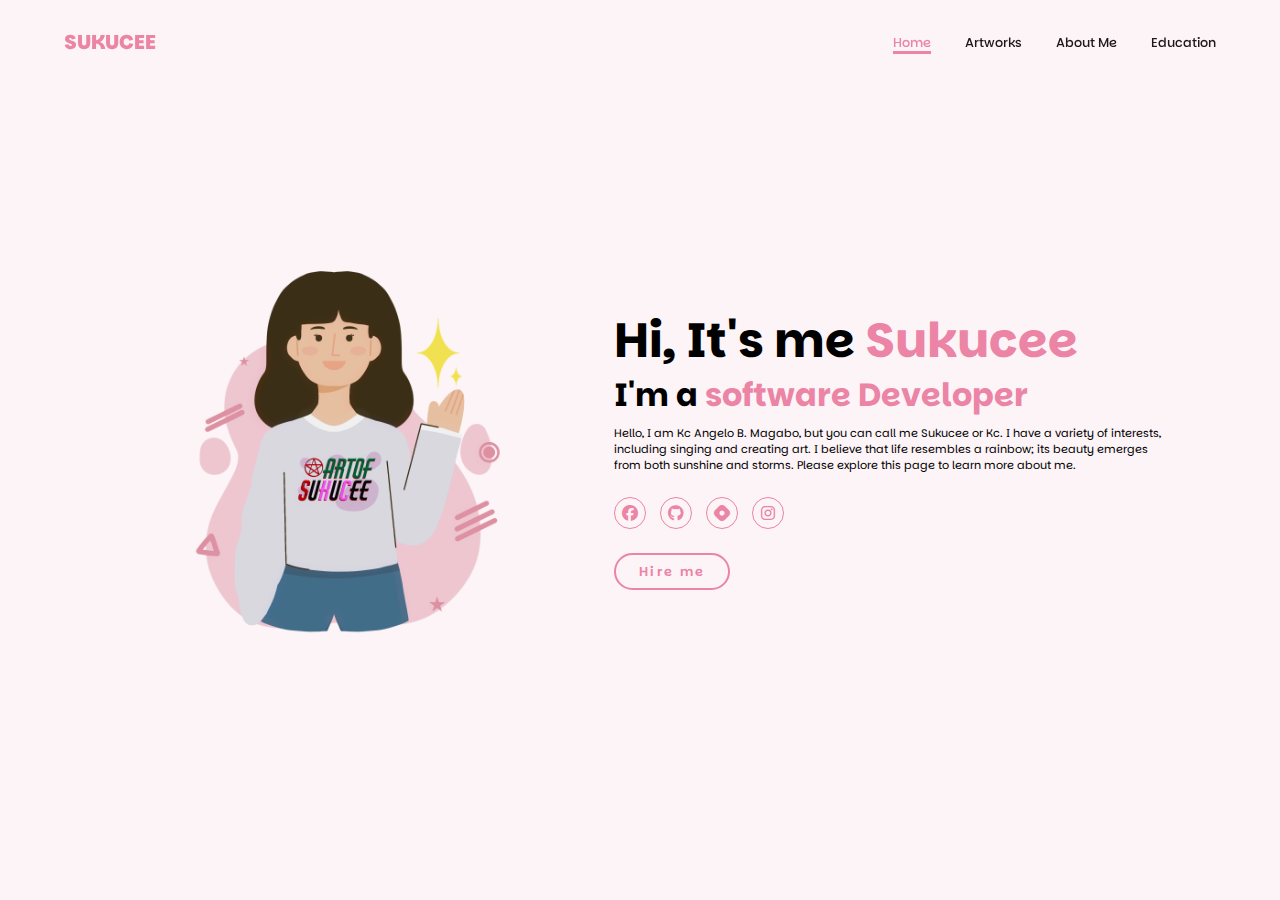
<file: Index.html>
<!DOCTYPE html>
<html lang="en">
<head>
    <meta charset="UTF-8">
    <meta name="viewport" content="width=device-width, initial-scale=1.0">
    
    <link rel="stylesheet" href="https://cdnjs.cloudflare.com/ajax/libs/font-awesome/6.5.2/css/all.min.css">
    <link rel="stylesheet" href="index.css">
    <link rel="icon" href="logo.png" type="image/x-icon">
    <title>Portfolio Website</title>
</head>
<body>
    <header>
        <a class="logo">SUKUCEE</a>
        
        <div class="hamburger">
            <span></span>
            <span></span>
            <span></span>
        </div>

        <nav>
            <a href="Index.html" class="active">Home</a>
            <a href="Artworks.html">Artworks</a>
            <a href="About.html">About Me</a>
            <a href="Education.html">Education</a>
        </nav>
    </header>
    <section class="home">
        <div class="home-img">
            <img src="home.png" alt="">
        </div>
        <div class="home-content">
            <h1>Hi, It's me <span>Sukucee</span></h1>
            <h3 class="typing-text">I'm a <span></span></h3>
            <p>Hello, I am Kc Angelo B. Magabo, but you can call me Sukucee or Kc. I have a variety of interests, including singing and creating art. I believe that life resembles a rainbow; its beauty emerges from both sunshine and storms. Please explore this page to learn more about me.</p>
           
            <div class="social-icons">
                <a href="https://www.facebook.com/kc.magabo.2024/"><i class="fa-brands fa-facebook"></i></a>
                <a href="https://github.com/Sukucee"><i class="fa-brands fa-github"></i></a>
                <a href="https://hashnode.com/@suKuCee"><i class="fa-brands fa-hashnode"></i></a>
                <a href="https://www.instagram.com/art_of_sukucee/"><i class="fa-brands fa-instagram"></i></a>
            </div>
            
            <a href="Kc Magabo Resume .pdf" class="btn" target="_blank" id="hireButton">Hire me</a>
    </section>

    <script>
        document.addEventListener('DOMContentLoaded', () => {
            const hamburger = document.querySelector('.hamburger');
            const nav = document.querySelector('nav');

            hamburger.addEventListener('click', () => {
                hamburger.classList.toggle('active');
                nav.classList.toggle('active');
            });
        });
    </script>
</body>
</html>
</file>
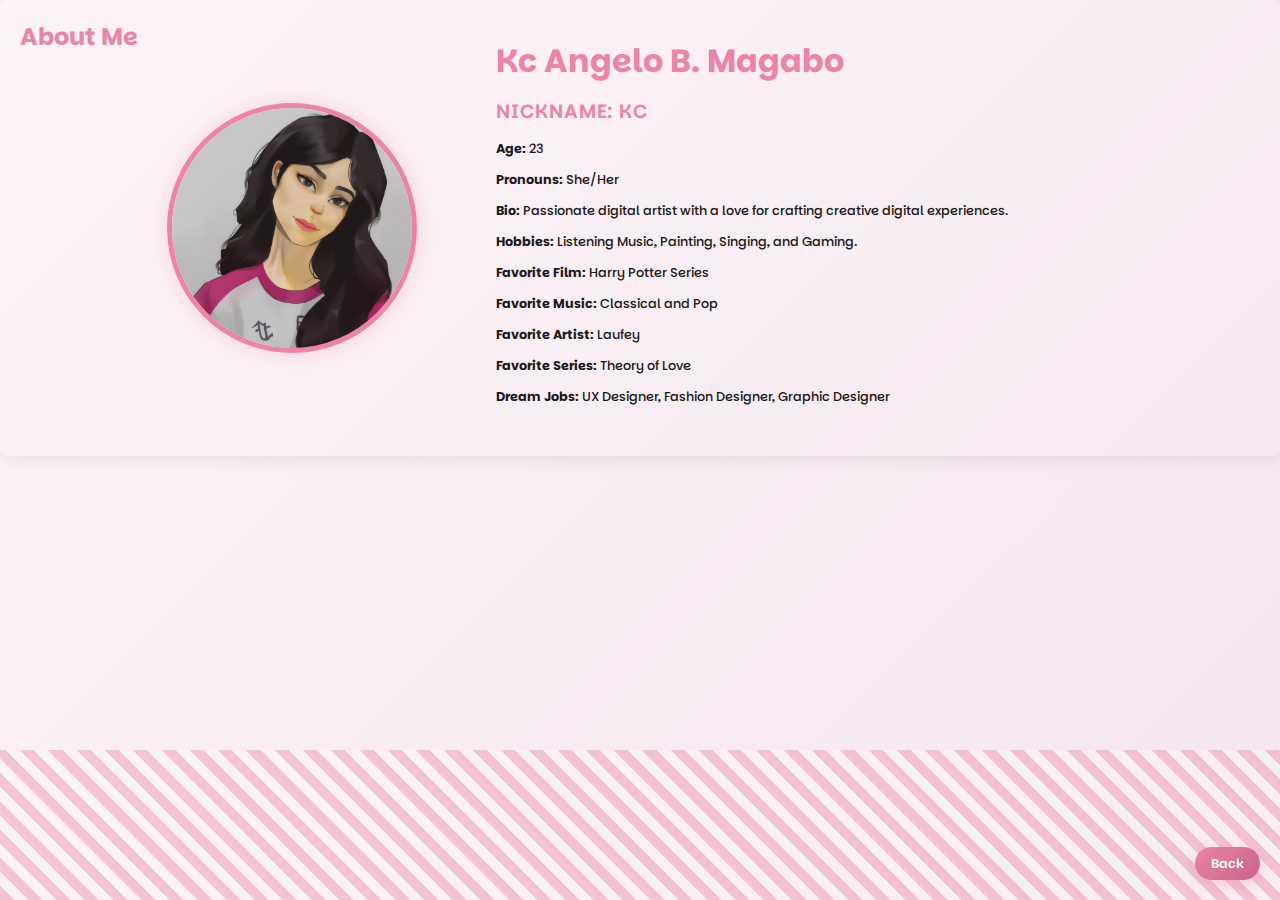
<file: About.html>
<!DOCTYPE html>
<html lang="en">
<head>
    <meta charset="UTF-8">
    <meta name="viewport" content="width=device-width, initial-scale=1.0">
    <title>Professional Profile</title>
    <link rel="stylesheet" href="about.css"> 
    <link rel="icon" href="logo.png" type="image/x-icon">
</head>
<body>
    <section class="home">
        <div class="logo">About Me</div>
        <div class="home-img">
            <img src="profile.png" alt="Profile Picture"> 
        </div>
        <div class="home-content">
            <h1><span>Kc Angelo B. Magabo</span></h1> 
            <h3>Nickname: Kc</h3> 
            <p><strong>Age:</strong> 23</p> 
            <p><strong>Pronouns:</strong> She/Her</p> 
            <p><strong>Bio:</strong> Passionate digital artist with a love for crafting creative digital experiences.</p>

            <p><strong>Hobbies:</strong> Listening Music, Painting, Singing, and Gaming.</p> 
            <p><strong>Favorite Film:</strong> Harry Potter Series</p> 
            <p><strong>Favorite Music:</strong> Classical and Pop</p>
            <p><strong>Favorite Artist:</strong> Laufey</p> 
            <p><strong>Favorite Series:</strong> Theory of Love</p> 
            <p><strong>Dream Jobs:</strong> UX Designer, Fashion Designer, Graphic Designer</p> 
        </div>
    </section>
    <button class="back-button" onclick="window.location.href='index.html'">Back</button>
</body>
</html>
</file>
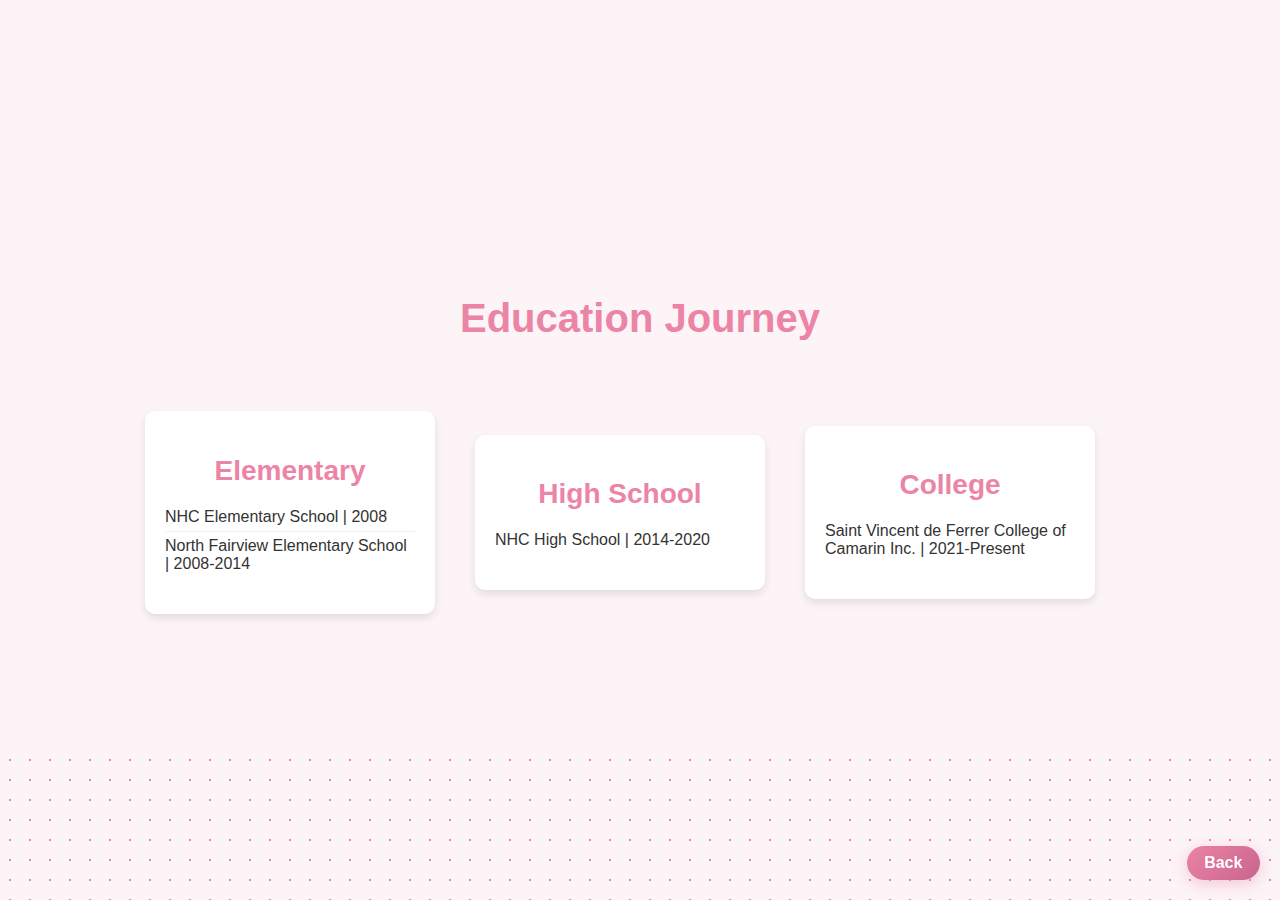
<file: Education.html>
<!DOCTYPE html>
<html lang="en">
<head>
    <meta charset="UTF-8">
    <meta name="viewport" content="width=device-width, initial-scale=1.0">
    <title>Education Journey</title>
    <style>
        body {
            font-family: 'Arial', sans-serif;
            margin: 0;
            padding: 0;
            background-color: rgb(252, 244, 247);
            display: flex;
            justify-content: center;
            align-items: flex-start;
            flex-direction: column;
            min-height: 100vh;
            overflow-y: auto;
        }

        body::before {
            content: '';
            position: absolute;
            bottom: 0;
            left: 0;
            width: 100%;
            height: 150px; 
            background: radial-gradient(rgb(235, 132, 165) 10%, transparent 10%) 0 0 / 20px 20px,
                rgb(252, 244, 247);
            z-index: -1;
            overflow-x: hidden;
        }

        header {
            text-align: center;
            margin: 40px 0;
            width: 100%;
        }

        header h1 {
            font-size: 2.5em;
            color: rgb(235, 132, 165);
            margin: 0;
            text-align: center;
        }

        .container {
            display: flex;
            gap: 20px;
            flex-wrap: wrap;
            justify-content: center;
            padding: 20px;
            width: 100%;
            max-width: 1200px;
            align-items: center;
            justify-items: center;
        }

        .card {
            background: white;
            border-radius: 10px;
            box-shadow: 0 4px 8px rgba(0, 0, 0, 0.1);
            padding: 20px;
            text-align: center;
            width: 250px;
            margin: 10px;
            transition: transform 0.3s ease-in-out;
        }
        .card:hover {
            transform: translateY(-10px);
        }

        .card h2 {
            font-size: 1.75em;
            margin-bottom: 15px;
            color: rgb(235, 132, 165);
        }

        .card ul {
            list-style: none;
            padding: 0;
            text-align: left;
        }

        .card ul li {
            padding: 5px 0;
            font-size: 1em;
            color: #333;
            border-bottom: 1px solid #f0f0f0;
        }

        .card ul li:last-child {
            border-bottom: none;
        }

        @media (max-width: 768px) {
            header h1 {
                font-size: 2em;
            }

            .card {
                width: 100%;
                max-width: 300px;
                flex: 1 1 100%;
            }
        }

        .back-button {
            position: fixed;
            bottom: 20px;
            right: 20px;
            padding: 0.5rem 1.1rem;
            font-size: 1rem;
            font-weight: 600;
            color: white;
            background: linear-gradient(135deg, rgb(235, 132, 165), rgb(200, 100, 140));
            border-radius: 50px;
            cursor: pointer;
            transition: 0.3s ease;
            z-index: 101;
            box-shadow: 0 4px 15px rgba(235, 132, 165, 0.4);
            border: none;
        }

        .back-button:hover {
            background: linear-gradient(135deg, rgb(200, 100, 140), rgb(235, 132, 165));
            transform: scale(1.1);
            box-shadow: 0 6px 20px rgba(235, 132, 165, 0.6);
        }
    </style>
    <link rel="icon" href="logo.png" type="image/x-icon">
</head>
<body>
    <header>
        <h1>Education Journey</h1>
         
    </header>

    <div class="container">
        <div class="card">
            <h2>Elementary</h2>
            <ul>
                <li>NHC Elementary School | 2008</li>
                <li>North Fairview Elementary School | 2008-2014</li>
            </ul>
        </div>

        <div class="card">
            <h2>High School</h2>
            <ul>
                <li>NHC High School | 2014-2020</li>
            </ul>
        </div>

        <div class="card">
            <h2>College</h2>
            <ul>
                <li>Saint Vincent de Ferrer College of Camarin Inc. | 2021-Present</li>
            </ul>
        </div>
    </div>

    <button class="back-button" onclick="window.location.href='index.html'">Back</button>
</body>
</html>
</file>
<file: index.css>
@import url('https://fonts.googleapis.com/css2?family=Parkinsans:wght@100;200;300;400;500;600&display=swap');

*{
    margin: 0;
    padding: 0;
    box-sizing: border-box;
    text-decoration: none;
    border: none;
    outline: none;
    font-family: 'Parkinsans', sans-serif;
}

html{
    font-size: 50%;
}

body{
    width: 100%;
    height: 100vh;
    overflow-x: hidden;
    background-color: rgb(252, 244, 247);
    color: black;
}

header{
    margin-top: 20px;
    position: fixed;
    top: 0;
    left: 0;
    width: 100%;
    padding: 1rem 5%;
    background-color: transparent;
    filter: drop-shadow(10px);
    display: flex;
    justify-content: space-between;
    align-items: center;
    z-index: 100;
}

.logo{
    font-size: 2.5rem;
    color: rgb(235, 132, 165);
    font-weight: 800;
    cursor: pointer;
    transition: 0.5s ease;
}

.logo:hover{
    transform: scale(1.1);
}

nav a{
    font-size: 1.6rem;
    color: rgb(30, 24, 26);
    margin-left: 4rem;
    font-weight: 500;
    transition: 0.3s ease;
    border-bottom: 3px solid transparent;
}

nav a:hover,
nav a.active{
    color: rgb(235, 132, 165);
    border-bottom: 3px solid rgb(235, 132, 165);
}

@media(max-width:600px){
    
    /* Adjustments for smaller devices */
    header {
        padding: 1rem 3%;
    }

    .logo {
        font-size: 2rem; /* Further reducing the logo size */
    }

    .home {
        flex-direction: column;
        gap: 2rem; /* Reduced gap for smaller screens */
        padding: 2rem; /* Adjust padding for smaller screens */
    }

    .home .home-content h1 {
        font-size: 4rem; /* Reduced font size */
    }

    .home-content h3 {
        font-size: 2.5rem;
    }

    .home-img img {
        width: 80vw; 
        margin-top: 2rem; 
    }

    .social-icons a {
        width: 3rem;
        height: 3rem;
    }

    .btn {
        font-size: 1.4rem;
        padding: 1rem 2rem; 
    }

    .typing-text {
        font-size: 2.5rem;
    }

    nav{
        position: absolute;
        display: none;
        top: 0;
        right: 0;
        width: 40%;
        border-left: 3px solid rgb(235, 132, 165);
        border-bottom: 3px solid rgb(235, 132, 165);
        border-bottom-left-radius: 2rem;
        padding: 1rem solid;
        background-color: rgb(252, 244, 247);
        border-top: 0.1rem solid rgba(0,0,0,0.1);
    }

    nav.active{
        display: block;
    }

    nav a{
        display: block;
        font-size: 2rem;
        margin: 3rem 0;
    }

    nav a:hover,
    nav a.active{
        padding: 1rem;
        border-radius: 0.5rem;
        border-bottom: 0.5rem solid rgb(235, 132, 165);
    }
}

section{
    min-height: 100vh;
    padding: 5rem 9% 5rem;
}

.home{
    display: flex;
    justify-content: center;
    align-items: center;
    gap: 8rem;
    background-color: rgb(252, 244, 247);
}

.home .home-content h1{
    font-size: 6rem;
    font-weight: 700;
    line-height: 1.3;
}

span{
    color: rgb(235, 132, 165);
}

.home-content h3{
    font-size: 4rem;
    margin-bottom: 1rem;
    font-weight: 700;
}

.home-content p{
    font-size: 1.4rem;
}

.home-img{
    border-radius: 50%;
}

.home-img img{
    position: relative;
    width: 34vw;
    cursor: pointer;
    transition: 0.2s linear;
}

.home-img img:hover{
    font-size: 1.8rem;
    font-weight: 500;
}

.social-icons a{
    display: inline-flex;
    justify-content: center;
    align-items: center;
    width: 4rem;
    height: 4rem;
    background-color: transparent;
    border: 0.2rem solid rgb(235, 132, 165);
    font-size: 2rem;
    border-radius: 50%;
    margin: 3rem 1.5rem 3rem 0;
    transition: 0.3s ease;
    color: rgb(235, 132, 165);
}

.social-icons a:hover{
    color: rgb(252, 244, 247);
    transform: scale(1.3) translateY(-5px);
    background-color: rgb(235, 132, 165);
    box-shadow: 0  0 25px rgb(235, 132, 165);
}

.btn{
    display: inline-block;
    padding: 1rem 2.8rem;
    background-color: rgb(252, 244, 247);
    border-radius: 4rem;
    font-size: 1.6rem;
    color: rgb(235, 132, 165);
    letter-spacing: 0.3rem;
    font-weight: 600;
    border: 2px solid rgb(235, 132, 165);
    transition: 0.3s ease;
    cursor: pointer;
}

.btn:hover{
    transform: scale3d(1.03);
    background-color: rgb(235, 132, 165);
    color: rgb(252, 244, 247);
    box-shadow: 0 0 25px rgb(235, 132, 165);
}

.typing-text{
    font-size: 34px;
    font-weight: 600;
    min-width: 280px;
}

.typing-text span{
    position: relative;
}

.typing-text span::before{
    content: "software Developer";
    color: rgb(235, 132, 165);
    animation: words 20s infinite;
}

.typing-text span::after{
    content: "";
    background-color: rgb(252, 244, 247);
    position: absolute;
    width: calc(100% + 8px);
    height: 100%;
    border-left: 3px solid rgb(252, 244, 247);
    right: -8;
    animation: cursor 0.6s infinite;
}

@keyframes cursor{
    to{
        border-left: 3px solid rgb(235, 132, 165);
    }
}

@keyframes words{
    0%, 20%{
        content: "Student";
    }
    21%, 40%{
        content: "Digital Artist";
    }
    41%, 60%{
        content: "Web Designer";
    }
    61%, 80%{
        content: "Student";
    }
    81%, 100%{
        content: "Digital Artist";
    }
}

@media (max-width: 1000px){
    .home{
        gap: 4rem;
    }
}

@media(max-width:995px){
    .home{
        flex-direction: column;
        margin: 5rem 4rem;
    }

    .home .home-content h3{
        font-size: 2.5rem;
    }

    .home-content h1{
        font-size: 5rem;
    }

    .home-img img{
        width: 70vw;
        margin-top: 4rem;
    }
}
.hamburger {
    display: none;
    flex-direction: column;
    cursor: pointer;
    z-index: 101;
    background-color: rgb(252, 244, 247);
    color: rgb(235, 132, 165);
    padding: 1rem;
    border-radius: 1rem;
    transition: 0.3s ease-in-out;
}

.hamburger:hover {
    background-color: rgb(252, 244, 247);
    box-shadow: 0 0 10px rgb(235, 132, 165);
}

.hamburger span {
    height: 0.3rem;
    width: 2.5rem;
    background: rgb(235, 132, 165);;
    margin: 0.4rem 0;
    transition: 0.3s;
    border-radius: 1rem;
}


.hamburger.active span:nth-child(1) {
    transform: rotate(45deg) translate(0.5rem, 0.5rem);
    background-color: rgb(252, 244, 247);
}

.hamburger.active span:nth-child(2) {
    opacity: 0;
}

.hamburger.active span:nth-child(3) {
    transform: rotate(-45deg) translate(0.5rem, -0.5rem);
}


@media(max-width: 600px) {
    .hamburger {
        display: flex;
    }

    nav {
        position: fixed;
        display: none;
        flex-direction: column;
        top: 5rem; 
        right: 0;
        width: 50%; 
        border-left: 3px solid rgb(235, 132, 165);
        padding: 2rem;
        background-color: rgb(252, 244, 247);
        z-index: 100;
        box-shadow: -5px 5px 10px rgba(0, 0, 0, 0.1);
        border-radius: 0 0 1rem 1rem; 
    }

    nav.active {
        display: flex;
    }
}
</file>
<file: about.css>
@import url('https://fonts.googleapis.com/css2?family=Parkinsans:wght@100;200;300;400;500;600&display=swap');

* {
    margin: 0;
    padding: 0;
    box-sizing: border-box;
    text-decoration: none;
    border: none;
    outline: none;
    font-family: 'Parkinsans', sans-serif;
}

html {
    font-size: 50%;
}

body {
    width: 100%;
    height: 100vh;
    overflow-x: hidden;
    background: linear-gradient(135deg, rgb(252, 244, 247), rgb(245, 230, 240));
    color: black;
}

body::before {
    content: '';
    position: absolute;
    bottom: 0;
    left: 0;
    width: 100%;
    height: 150px; /* Adjust the height as needed */
    background: repeating-linear-gradient(
        45deg,
        rgba(237, 160, 184, 0.5),
        rgba(236, 152, 179, 0.5) 10px,
        rgba(252, 244, 247, 0.5) 10px,
        rgba(252, 244, 247, 0.5) 20px
    );
    z-index: -1; /* Place it behind other content */
}

section.home {
    display: flex;
    justify-content: center;
    align-items: center;
    flex-wrap: wrap;
    gap: 5rem;
    padding: 5rem 10%;
    text-align: center;
    border-radius: 1rem;
    box-shadow: 0 0 20px rgba(0, 0, 0, 0.1);
}

.home-img {
    flex: 1;
    display: flex;
    justify-content: center;
}

.home-img img {
    border-radius: 50%;
    width: 250px;
    height: 250px;
    object-fit: cover;
    border: 5px solid rgb(235, 132, 165);
    box-shadow: 0 0 20px rgba(235, 132, 165, 0.3);
    transition: 0.3s ease;
}

.home-img img:hover {
    transform: scale(1.1);
    box-shadow: 0 0 30px rgba(235, 132, 165, 0.5);
}

.home-content {
    flex: 2;
    max-width: 700px;
    text-align: left; /* For a more professional feel */
    color: rgb(30, 24, 26);
}

.home-content h1 {
    font-size: 4rem;
    font-weight: 700;
    line-height: 1.3;
    margin-bottom: 2rem;
    text-transform: capitalize;
}

.home-content h1 span {
    color: rgb(235, 132, 165);
}

.home-content h3 {
    font-size: 2.4rem;
    font-weight: 600;
    margin-bottom: 1.5rem;
    color: rgb(235, 132, 165);
    text-transform: uppercase;
    letter-spacing: 0.1rem;
}

.home-content p {
    font-size: 1.6rem;
    margin-bottom: 1rem;
    line-height: 1.8;
    font-weight: 500;
}

.logo {
    font-size: 3rem;
    color: rgb(235, 132, 165);
    font-weight: bold;
    cursor: pointer;
    transition: 0.5s ease;
    position: absolute;
    top: 20px;
    left: 20px;
    z-index: 100;
}

.logo:hover {
    transform: scale(1.1);
    text-shadow: 0 0 10px rgba(235, 132, 165, 0.7);
}


.back-button {
    position: fixed;
    bottom: 20px;
    right: 20px;
    padding: 1rem 2rem;
    font-size: 1.6rem;
    font-weight: 600;
    color: white;
    background: linear-gradient(135deg, rgb(235, 132, 165), rgb(200, 100, 140));
    border-radius: 50px;
    cursor: pointer;
    transition: 0.3s ease;
    z-index: 101;
    box-shadow: 0 4px 15px rgba(235, 132, 165, 0.4);
    border: none;
}

.back-button:hover {
    background: linear-gradient(135deg, rgb(200, 100, 140), rgb(235, 132, 165));
    transform: scale(1.1);
    box-shadow: 0 6px 20px rgba(235, 132, 165, 0.6);
}


@media (max-width: 768px) {
    html {
        font-size: 45%;
    }

    .home {
        flex-direction: column;
        padding: 4rem 5%;
    }

    .home-img img {
        width: 200px;
        height: 200px;
    }

    .home-content h1 {
        font-size: 3.5rem;
    }

    .home-content h3 {
        font-size: 2rem;
    }

    .home-content p {
        font-size: 1.4rem;
    }
}
</file>
